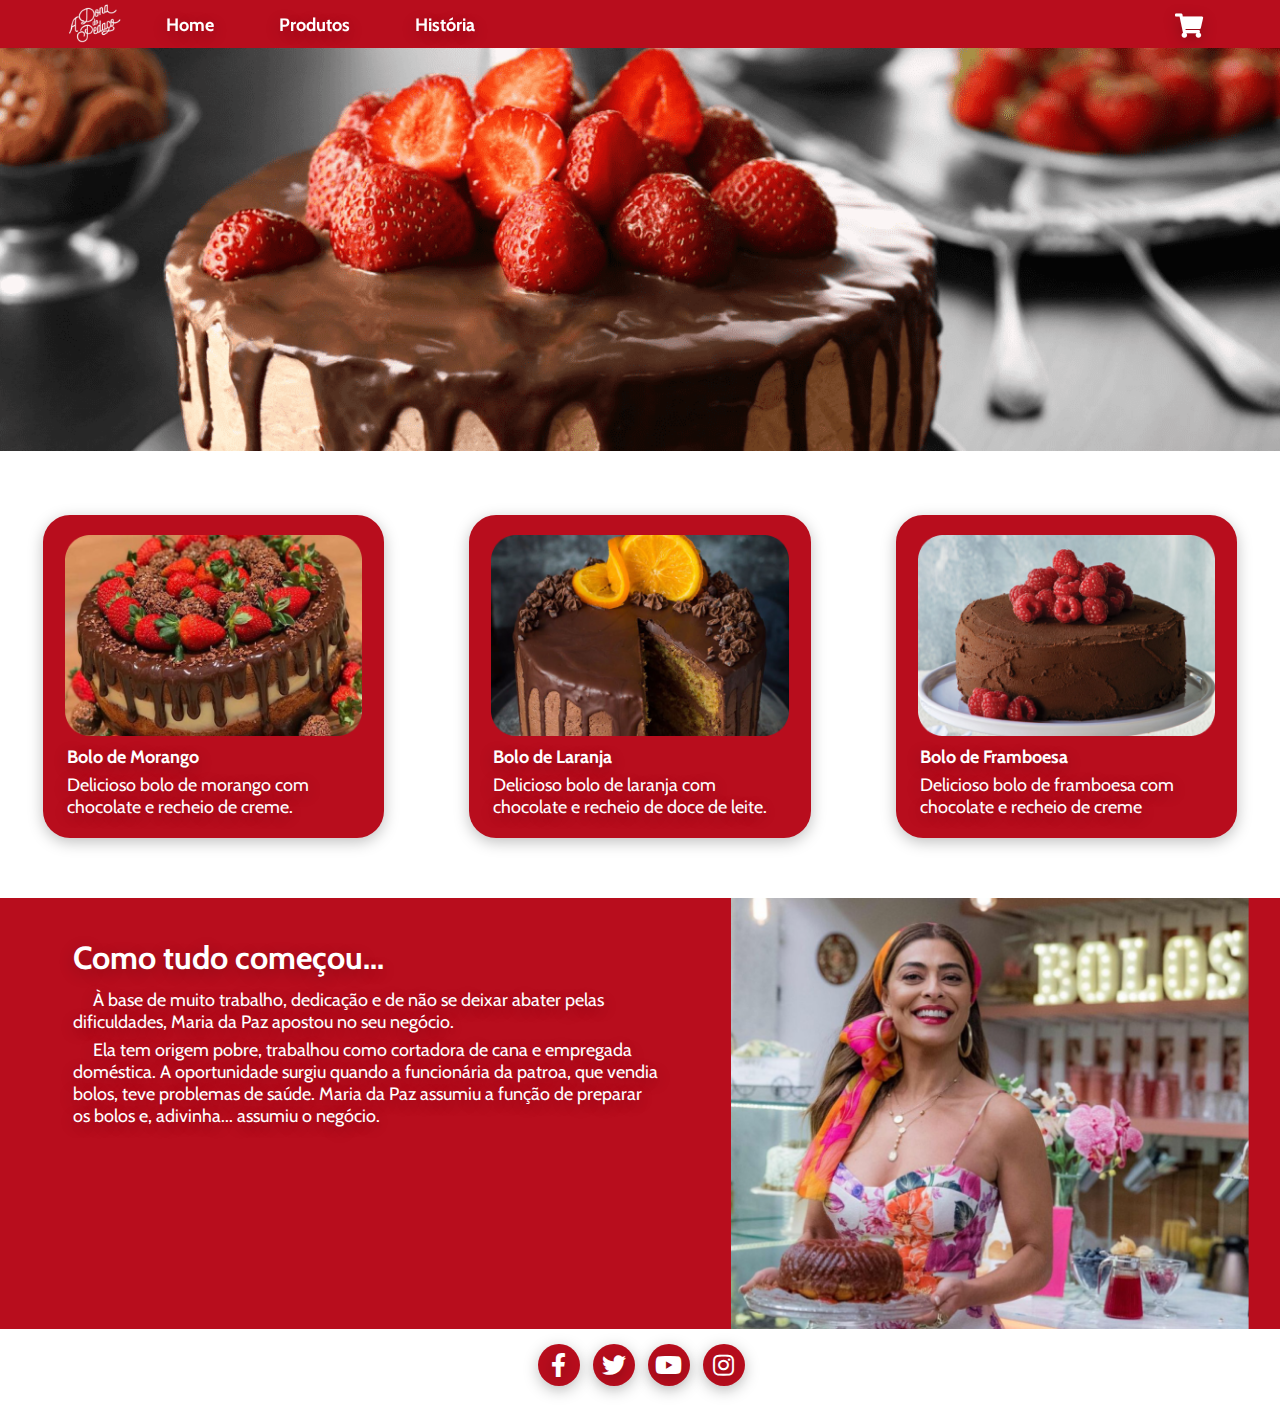
<file: index.html>
<!DOCTYPE html>
<html lang="pt-br">
<head>
    <meta charset="UTF-8">
    <meta http-equiv="X-UA-Compatible" content="IE=edge">
    <meta name="viewport" content="width=device-width, initial-scale=1.0">
    <link rel="stylesheet" href="https://cdnjs.cloudflare.com/ajax/libs/font-awesome/5.11.2/css/all.css">
    <title>A Dona do Pedaço</title>
    <link rel="stylesheet" href="style.css">
</head>
<body>
    <header>
        <div class="logo"><a id="logo" href="#"><img src="images/logo.png" height="40px"></a></div>
        <div class="botoes"><a href="#c"><b>Home</b></a></div>
        <div class="botoes"><a href="#m"><b>Produtos</b></a></div>
        <div class="botoes"><a href="#h"><b>História</b></a></div>
        
        <div class="car"><i class="fas fa-shopping-cart" style="font-size: 25px;"></i></div>
    </header>
    <main class="container">
        <div class="capa" id="c">
            <img src="images/capa.png">
        </div>
        <div class="produtos">
            <div class="bolos" id="m">
                <div class="img"><img src="images/morango.png" width="100%"></div>
                <div class="text"><p style="font-weight: bold;">Bolo de Morango</p><p>Delicioso bolo de morango com chocolate e recheio de creme.</p></div>
            </div>
            <div class="bolos">
                <div class="img"><img src="images/laranja.png" width="100%"></div>
                <div class="text"><p style="font-weight: bold;">Bolo de Laranja</p><p>Delicioso bolo de laranja com chocolate e recheio de doce de leite.</p></div>
            </div>
            <div class="bolos">
                <div class="img"><img src="images/framboesa.png" width="100%"></div>
                <div class="text"><p style="font-weight: bold;">Bolo de Framboesa</p><p>Delicioso bolo de framboesa com chocolate e recheio de creme</p></div>
            </div>
            
        </div>
        <div class="historia" id="h">
            <div class="texto">
                <h1>Como tudo começou...</h1>
                <p>&nbsp&nbsp&nbsp&nbsp&nbspÀ base de muito trabalho, dedicação e de não se deixar abater pelas dificuldades, Maria da Paz apostou no seu negócio.
                </p>
                <p>&nbsp&nbsp&nbsp&nbsp&nbspEla tem origem pobre, trabalhou como cortadora de cana e empregada doméstica. A oportunidade surgiu quando a funcionária da patroa, que vendia bolos, teve problemas de saúde. Maria da Paz assumiu a função de preparar os bolos e, adivinha... assumiu o negócio.
                </p>
            </div>
            <div id="imgdona"><img src="images/dona.png"></div>
        </div>
        <div class="footer">
            <div class="redes">
                <i class="fab fa-facebook-f" style="font-size: 24px; line-height: 30px;"></i>
            </div>
            <div class="redes">
                <i class="fab fa-twitter" style="font-size: 24px;"></i>
            </div>
            <div class="redes">
                <i class="fab fa-youtube" style="font-size: 24px;"></i>
            </div>
            <div class="redes">
                <i class="fab fa-instagram" style="font-size: 24px;"></i>
            </div>
        </div>
    </main>
</body>
</html>
</file>
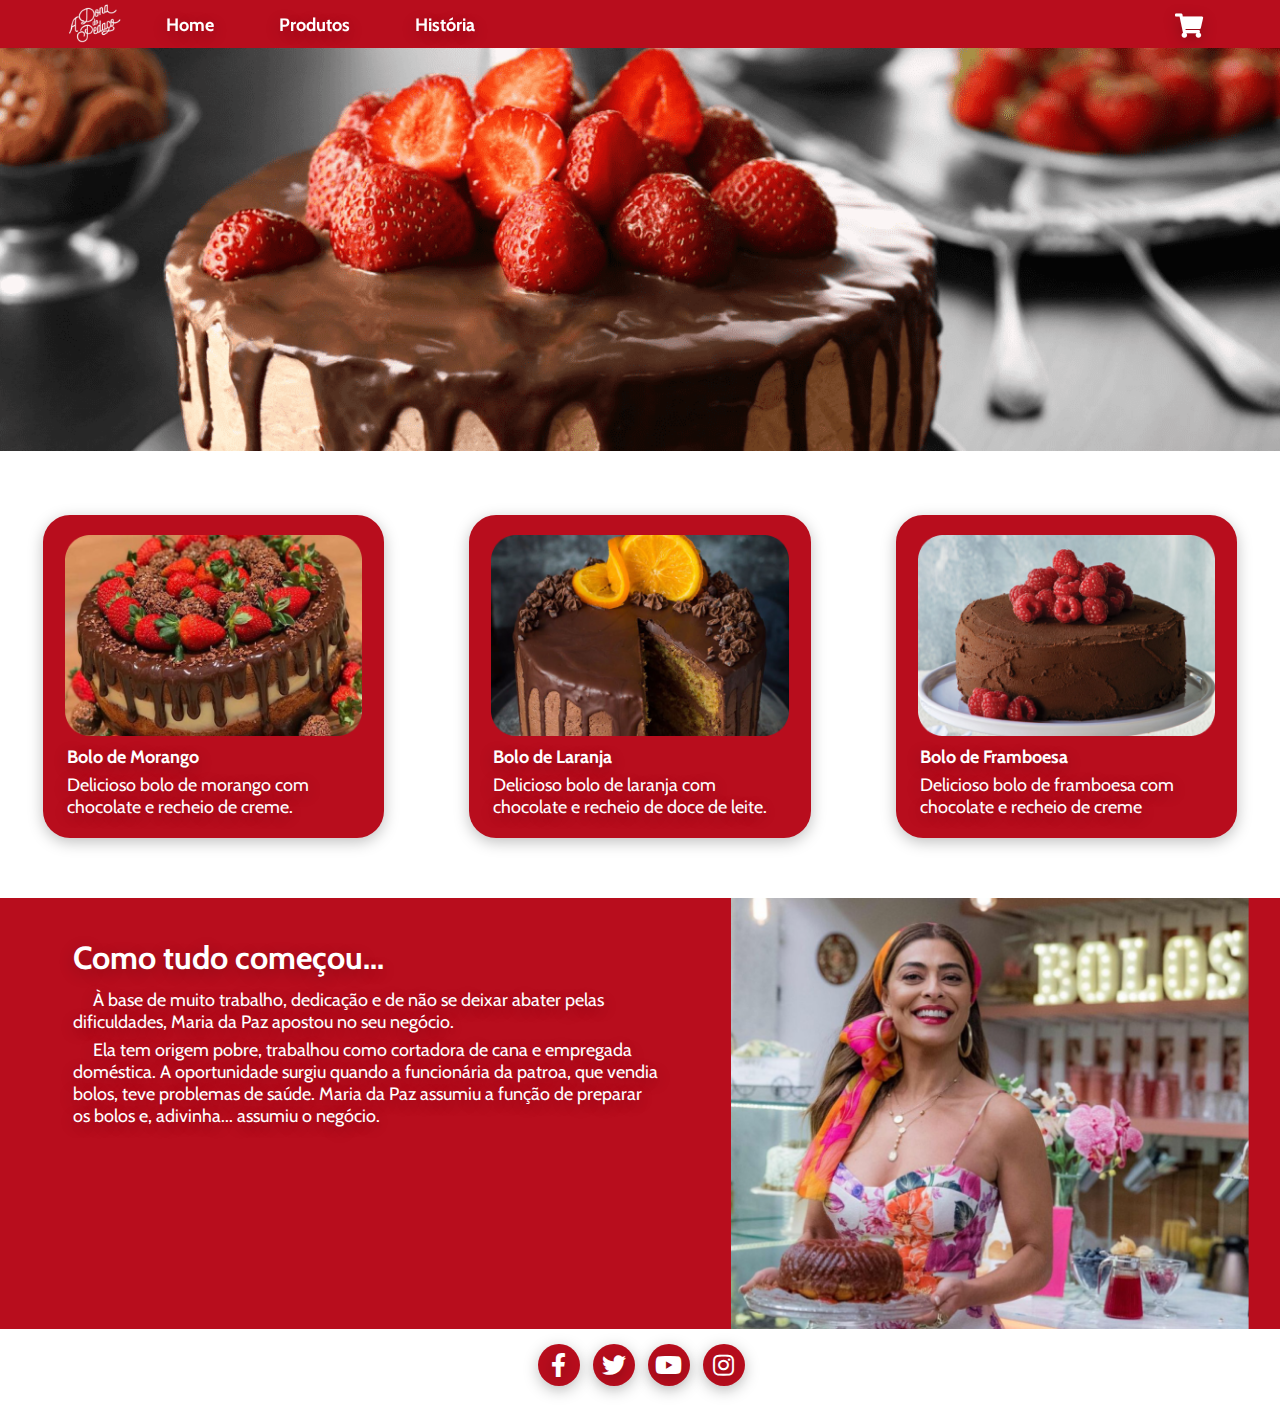
<file: home.html>
<!DOCTYPE html>
<html lang="pt-br">
<head>
    <meta charset="UTF-8">
    <meta http-equiv="X-UA-Compatible" content="IE=edge">
    <meta name="viewport" content="width=device-width, initial-scale=1.0">
    <link rel="stylesheet" href="https://cdnjs.cloudflare.com/ajax/libs/font-awesome/5.11.2/css/all.css">
    <title>A Dona do Pedaço</title>
    <link rel="stylesheet" href="style.css">
</head>
<body>
    <header>
        <div class="logo"><a id="logo" href="#"><img src="images/logo.png" height="40px"></a></div>
        <div class="botoes"><a href="#c"><b>Home</b></a></div>
        <div class="botoes"><a href="#m"><b>Produtos</b></a></div>
        <div class="botoes"><a href="#h"><b>História</b></a></div>
        
        <div class="car"><i class="fas fa-shopping-cart" style="font-size: 25px;"></i></div>
    </header>
    <main class="container">
        <div class="capa" id="c">
            <img src="images/capa.png">
        </div>
        <div class="produtos">
            <div class="bolos" id="m">
                <div class="img"><img src="images/morango.png" width="100%"></div>
                <div class="text"><p style="font-weight: bold;">Bolo de Morango</p><p>Delicioso bolo de morango com chocolate e recheio de creme.</p></div>
            </div>
            <div class="bolos">
                <div class="img"><img src="images/laranja.png" width="100%"></div>
                <div class="text"><p style="font-weight: bold;">Bolo de Laranja</p><p>Delicioso bolo de laranja com chocolate e recheio de doce de leite.</p></div>
            </div>
            <div class="bolos">
                <div class="img"><img src="images/framboesa.png" width="100%"></div>
                <div class="text"><p style="font-weight: bold;">Bolo de Framboesa</p><p>Delicioso bolo de framboesa com chocolate e recheio de creme</p></div>
            </div>
            
        </div>
        <div class="historia" id="h">
            <div class="texto">
                <h1>Como tudo começou...</h1>
                <p>&nbsp&nbsp&nbsp&nbsp&nbspÀ base de muito trabalho, dedicação e de não se deixar abater pelas dificuldades, Maria da Paz apostou no seu negócio.
                </p>
                <p>&nbsp&nbsp&nbsp&nbsp&nbspEla tem origem pobre, trabalhou como cortadora de cana e empregada doméstica. A oportunidade surgiu quando a funcionária da patroa, que vendia bolos, teve problemas de saúde. Maria da Paz assumiu a função de preparar os bolos e, adivinha... assumiu o negócio.
                </p>
            </div>
            <div id="imgdona"><img src="images/dona.png"></div>
        </div>
        <div class="footer">
            <div class="redes">
                <i class="fab fa-facebook-f" style="font-size: 24px; line-height: 30px;"></i>
            </div>
            <div class="redes">
                <i class="fab fa-twitter" style="font-size: 24px;"></i>
            </div>
            <div class="redes">
                <i class="fab fa-youtube" style="font-size: 24px;"></i>
            </div>
            <div class="redes">
                <i class="fab fa-instagram" style="font-size: 24px;"></i>
            </div>
        </div>
    </main>
</body>
</html>
</file>
<file: style.css>
@import url("https://fonts.googleapis.com/css2?family=Cabin:ital,wght@0,400;0,500;0,600;0,700;1,400;1,600;1,700&display=swap");

* {
  margin: 0;
  border: 0;
  padding: 0;
  box-sizing: border-box;
  font-family: "Cabin", sans-serif;
  /* Só Embaixo */
  text-shadow: 0px 4px 15px rgba(0, 0, 0, 0.25);
}

body {
  min-width: 100vw;
  min-height: 100vh;
}

header {
  position: fixed;
  background: #b80d1d;
  width: 100%;
  height: 3rem;
  display: grid;
  grid-template-columns: 10% auto auto auto 60%;
  grid-template-rows: auto;
  gap: 10px;
  align-items: center;
}

.logo {
  padding: 3px 0;
  justify-self: flex-end;
}

.botoes {
  justify-self: center;
}

.car {
  justify-self: flex-end;
  margin-right: 10%;
}

.capa {
  padding-top: 3rem;
}

.capa img {
  width: 100%;
}
a {
  color: white;
  text-decoration: none;
}

i,
p,
b {
  font-size: 18px;
  color: white;
  margin: 6px 0 6px 0;
}

h1 {
  color: white;
  margin: 0px 0 12px 0;
}

.produtos {
  display: grid;
  grid-template-columns: 1fr 1fr 1fr;
  background: white;
  justify-items: center;
}

.bolos {
  width: 80%;
  margin: 60px 0px;
  border-radius: 27px;
  background: #b80d1d;
  box-shadow: 0px 4px 15px rgba(0, 0, 0, 0.25);
}

.img {
  margin: 20px 22px 0px 22px;
}

.text {
  margin: 5px 24px 20px 24px;
}

.historia {
  background: #b80d1d;
  display: grid;
  grid-template-columns: 4fr 3fr;
}

.texto {
  margin: 40px 0;
  width: 80%;
  justify-self: center;
}

#imgdona {
  position: relative;
  overflow: hidden;
}

#imgdona img {
  height: 100%;
}

.footer {
  background: white;
  height: 5em;
  display: grid;
  grid-template-columns: 40px 40px 40px 40px;
  gap: 15px;
  justify-content: center;
}

.redes {
  box-shadow: 0px 4px 15px rgba(0, 0, 0, 0.25);
  display: grid;
  margin-top: 15px;
  background: #b80d1d;
  border-radius: 50%;
  height: 42px;
  width: 42px;
  text-align: center;
  align-items: center;
}

@media only screen and (max-width: 600px) {
  header {
    grid-template-columns: auto auto auto auto 30%;
  }

  .logo {
    padding: 3px 0;
    justify-self: center;
  }

  .botoes {
    justify-self: flex-start;
  }

  .car {
    justify-self: flex-end;
    margin-right: 30%;
  }

  .capa {
    height: 400px;
    overflow: hidden;
  }

  .capa img {
    width: auto;
  }

  i,
  p,
  b {
    font-size: 15px;
    color: white;
    margin: 6px 0 6px 0;
  }
  h1 {
    font-size: 20px;
  }
  .produtos {
    grid-template-columns: 1fr;
    grid-template-rows: auto;
  }

  .bolos {
    margin: 30px 0px;
  }

  .historia {
    grid-template-columns: 1fr;
  }
  #imgdona img {
    width: 100%;
    overflow: hidden;
  }
}
</file>
